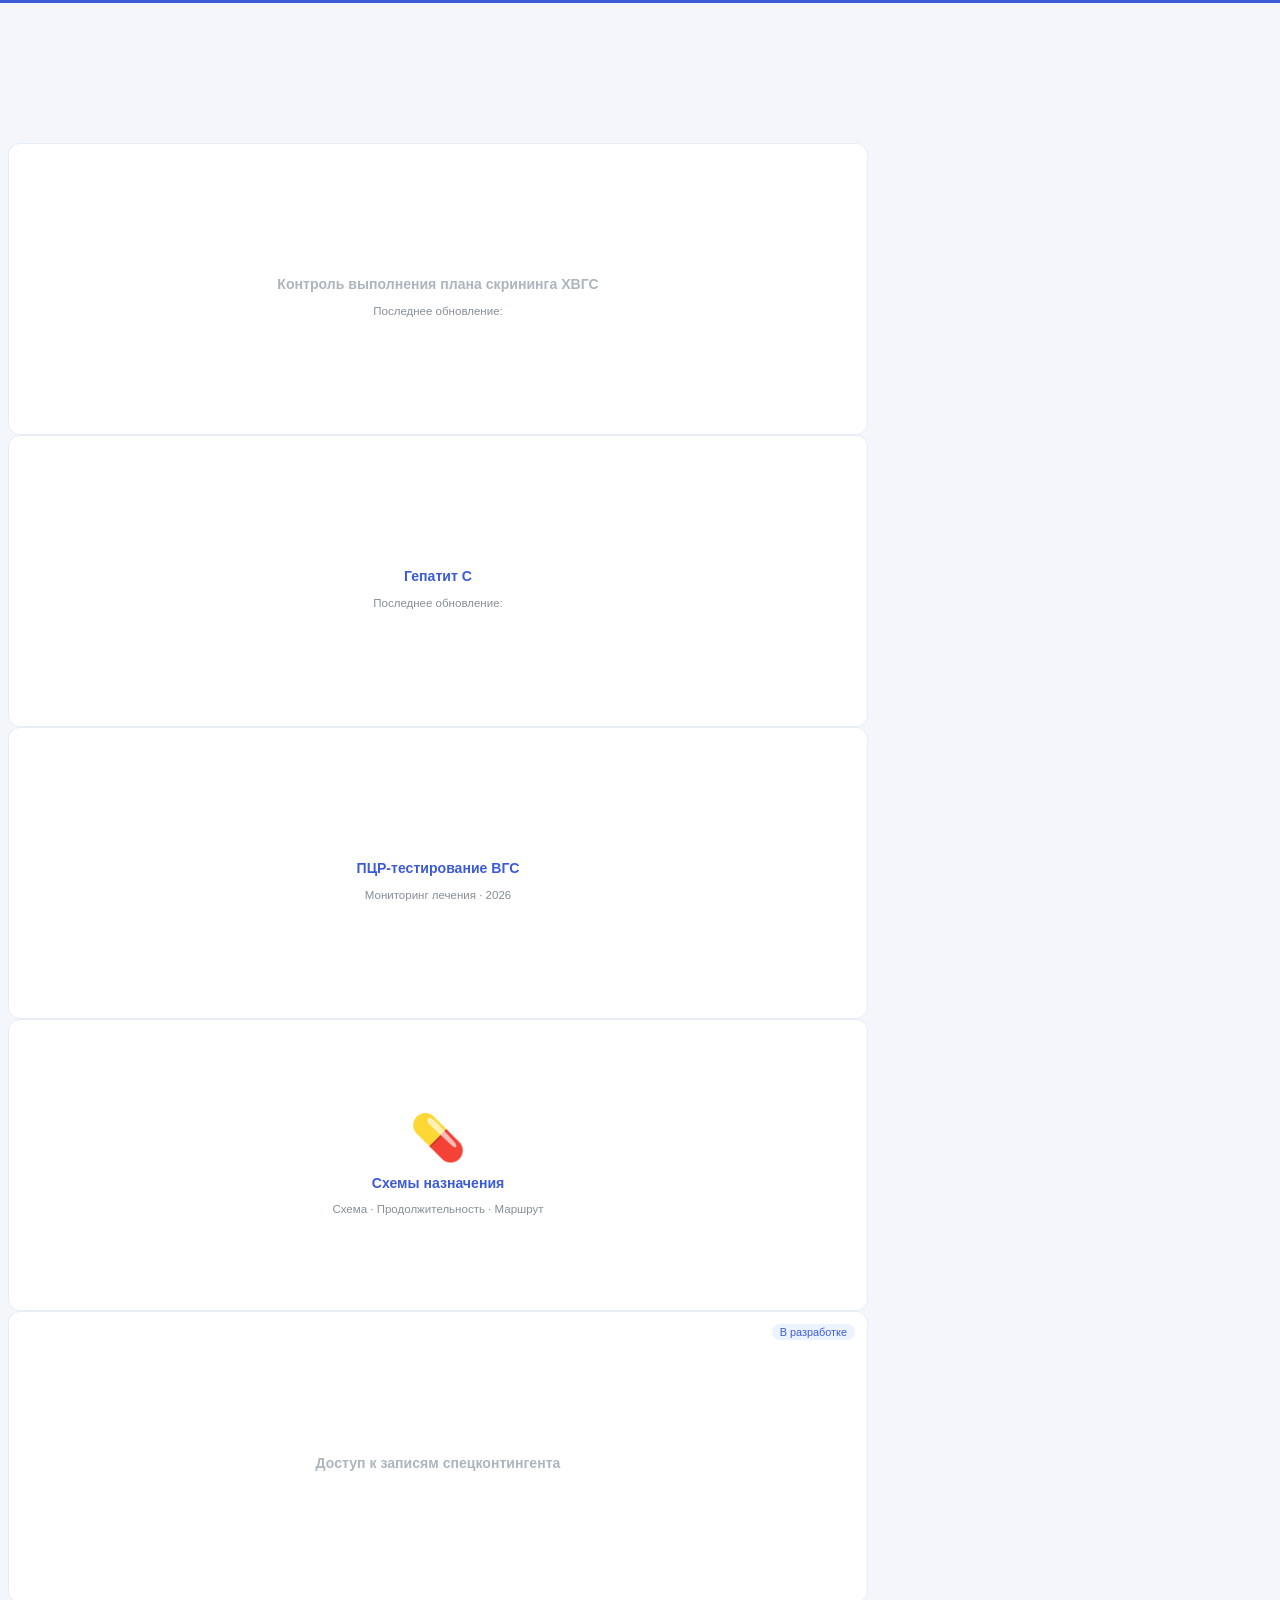
<file: src/main/resources/templates/home.html>
<!DOCTYPE html>
<html lang="ru" xmlns:th="http://www.thymeleaf.org">
<head>
    <meta charset="UTF-8">
    <title>Главная</title>
    <script>try{document.documentElement.setAttribute('data-theme',localStorage.getItem('emias-theme')||'light')}catch(e){}</script>
    <link rel="icon" href="data:image/svg+xml,<svg xmlns='http://www.w3.org/2000/svg' viewBox='0 0 32 32'><rect width='32' height='32' rx='6' fill='%233B5BD8'/><rect x='4' y='18' width='6' height='10' rx='1' fill='white'/><rect x='13' y='10' width='6' height='18' rx='1' fill='white'/><rect x='22' y='6' width='6' height='22' rx='1' fill='white'/></svg>">
    <link th:href="${basePath + '/css/fonts.css'}" rel="stylesheet">
    <link th:href="${basePath + '/css/bootstrap.min.css'}" rel="stylesheet">
    <link th:href="${basePath + '/css/bootstrap-icons.css'}" rel="stylesheet">
    <style>
        :root {
            --emias-blue:    #3B5BD8;
            --emias-blue-lt: #EDF2FF;
            --emias-border:  #E8ECF5;
            --emias-bg:      #F4F6FB;
            --emias-text:    #1A1A2E;
            --emias-muted:   #868E96;
        }

        body {
            background-color: var(--emias-bg);
            font-family: 'Inter', sans-serif;
            color: var(--emias-text);
        }
        body::before {
            content: '';
            display: block;
            position: fixed;
            top: 0; left: 0; right: 0;
            height: 3px;
            background: var(--emias-blue);
            z-index: 9999;
        }

        .tile-card {
            background: white;
            border-radius: 12px;
            padding: 40px 24px;
            text-align: center;
            height: 210px;
            display: flex;
            flex-direction: column;
            align-items: center;
            justify-content: center;
            position: relative;
            border: 1px solid var(--emias-border);
        }
        .tile-active {
            color: var(--emias-blue);
            text-decoration: none;
            transition: border-color 0.15s, background 0.15s;
        }
        .tile-active:hover {
            border-color: var(--emias-blue);
            background: var(--emias-blue-lt);
            color: var(--emias-blue);
        }
        .tile-disabled { color: #ADB5BD; }
        .tile-icon {
            font-size: 2.8rem;
            margin-bottom: 14px;
            line-height: 1;
        }
        .tile-title {
            font-size: 0.88rem;
            font-weight: 600;
            line-height: 1.4;
        }
        .tile-badge {
            position: absolute;
            top: 12px;
            right: 12px;
            font-size: 0.68rem;
            padding: 2px 8px;
            border-radius: 20px;
            background: var(--emias-blue-lt);
            color: var(--emias-blue);
            font-weight: 500;
        }
        .btn-admin {
            color: var(--emias-muted);
            font-size: 0.8rem;
            font-weight: 500;
            text-decoration: none;
            background: none;
            border: none;
            padding: 0;
            cursor: pointer;
        }
        .btn-admin:hover { color: var(--emias-blue); text-decoration: none; }

        .theme-btn {
            color: var(--emias-muted);
            font-size: 0.85rem;
            background: none;
            border: none;
            padding: 0;
            cursor: pointer;
            line-height: 1;
            vertical-align: middle;
        }
        .theme-btn:hover { color: var(--emias-blue); }

        /* Чипы истории загрузок */
        .date-chip {
            display: inline-block;
            padding: 4px 14px;
            border-radius: 20px;
            border: 1px solid var(--emias-border);
            background: #fff;
            color: var(--emias-muted);
            font-size: 0.75rem;
            text-decoration: none;
            transition: border-color 0.15s, color 0.15s, background 0.15s;
            white-space: nowrap;
        }
        .date-chip:hover { border-color: var(--emias-blue); color: var(--emias-blue); }
        .date-chip.active { border-color: var(--emias-blue); color: var(--emias-blue); background: var(--emias-blue-lt); }
        html[data-theme="dark"] .date-chip { background: #161B22; border-color: #21262D; color: #6A7280; }
        html[data-theme="dark"] .date-chip:hover { border-color: var(--emias-blue); color: var(--emias-blue); }
        html[data-theme="dark"] .date-chip.active { background: #141D35; border-color: var(--emias-blue); color: var(--emias-blue); }

        /* ═══ Ночная тема ═══ */
        html[data-theme="dark"] {
            --emias-bg:      #0D1117;
            --emias-text:    #C9D1D9;
            --emias-border:  #21262D;
            --emias-muted:   #6A7280;
            --emias-blue-lt: #141D35;
        }
        html[data-theme="dark"] body        { background: var(--emias-bg); color: var(--emias-text); }
        html[data-theme="dark"] .tile-card  { background: #161B22; border-color: var(--emias-border); }
        html[data-theme="dark"] .tile-active { color: var(--emias-blue); }
        html[data-theme="dark"] .tile-active:hover { background: var(--emias-blue-lt); border-color: var(--emias-blue); }
        html[data-theme="dark"] .tile-disabled { color: #3A3F4A; }
        html[data-theme="dark"] .tile-badge { background: var(--emias-blue-lt); color: var(--emias-blue); }
        html[data-theme="dark"] .btn-admin  { color: var(--emias-muted); }
        html[data-theme="dark"] .btn-admin:hover  { color: var(--emias-blue); }
        html[data-theme="dark"] .theme-btn  { color: var(--emias-muted); }
        html[data-theme="dark"] .theme-btn:hover  { color: var(--emias-blue); }
    </style>
</head>
<body>

<div class="container" style="max-width: 860px; padding-top: 15vh;">

    <div class="row g-3 justify-content-center">

        <!-- Плитка 1 — активная -->
        <div class="col-md-4 col-sm-6">
            <div class="tile-card tile-disabled d-flex">
                <div class="tile-icon"><i class="bi bi-clipboard2-pulse-fill"></i></div>
                <div class="tile-title" th:text="${tile1Name}">Контроль выполнения плана скрининга ХВГС</div>
                <div th:if="${lastUploadDate}" style="font-size: 0.72rem; margin-top: 10px; color: var(--emias-muted); font-weight: 400;">
                    Последнее обновление: <span th:text="${lastUploadDate}"></span>
                </div>
            </div>
        </div>

        <!-- Плитка 2 — Гепатит С -->
        <div class="col-md-4 col-sm-6">
            <a th:href="${basePath + '/hepatitis'}" class="tile-card tile-active d-flex">
                <div class="tile-icon"><i class="bi bi-virus2"></i></div>
                <div class="tile-title" th:text="${tile2Name}">Гепатит С</div>
                <div th:if="${lastUploadDate}" style="font-size: 0.72rem; margin-top: 10px; color: var(--emias-muted); font-weight: 400;">
                    Последнее обновление: <span th:text="${lastUploadDate}"></span>
                </div>
            </a>
        </div>

        <!-- Плитка 3 — ПЦР дашборд -->
        <div class="col-md-4 col-sm-6">
            <a th:href="${basePath + '/pcr-dashboard'}" class="tile-card tile-active d-flex">
                <div class="tile-icon"><i class="bi bi-virus"></i></div>
                <div class="tile-title">ПЦР-тестирование ВГС</div>
                <div style="font-size: 0.72rem; margin-top: 10px; color: var(--emias-muted); font-weight: 400;">
                    Мониторинг лечения · 2026
                </div>
            </a>
        </div>

        <!-- Плитка 4 — Схемы назначения -->
        <div class="col-md-4 col-sm-6">
            <a th:href="${basePath + '/scheme-dashboard'}" class="tile-card tile-active d-flex">
                <div class="tile-icon">💊</div>
                <div class="tile-title">Схемы назначения</div>
                <div style="font-size: 0.72rem; margin-top: 10px; color: var(--emias-muted); font-weight: 400;">
                    Схема · Продолжительность · Маршрут
                </div>
            </a>
        </div>

        <!-- Плитка 5 — в разработке -->
        <div class="col-md-4 col-sm-6">
            <div class="tile-card tile-disabled">
                <span class="tile-badge">В разработке</span>
                <div class="tile-icon"><i class="bi bi-shield-lock-fill"></i></div>
                <div class="tile-title" th:text="${tile3Name}">Доступ к записям спецконтингента</div>
            </div>
        </div>

    </div>


    <div class="text-center mt-4" style="display: flex; align-items: center; justify-content: center; gap: 16px;">
        <a th:href="${basePath + '/admin'}" class="btn-admin">Панель администратора</a>
        <button class="theme-btn" onclick="toggleTheme()" title="Сменить тему">
            <i id="theme-icon" class="bi bi-moon-stars-fill"></i>
        </button>
    </div>
</div>

<script>
    function applyTheme(theme) {
        document.documentElement.setAttribute('data-theme', theme);
        try { localStorage.setItem('emias-theme', theme); } catch(e) {}
        const icon = document.getElementById('theme-icon');
        if (icon) icon.className = theme === 'dark' ? 'bi bi-sun-fill' : 'bi bi-moon-stars-fill';
    }
    function toggleTheme() {
        const cur = document.documentElement.getAttribute('data-theme') || 'light';
        applyTheme(cur === 'dark' ? 'light' : 'dark');
    }
    applyTheme(document.documentElement.getAttribute('data-theme') || 'light');
</script>

</body>
</html>
</file>
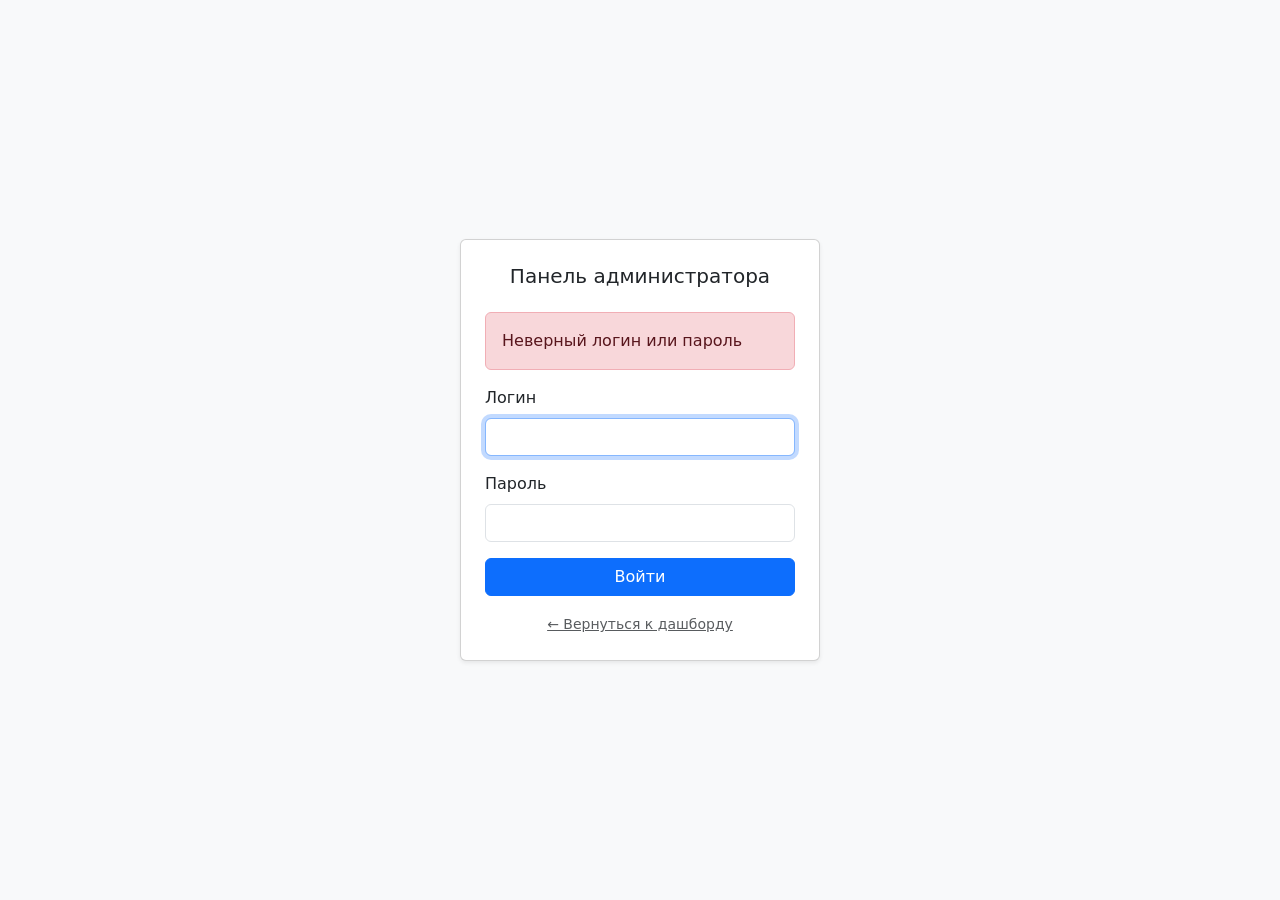
<file: src/main/resources/templates/login.html>
<!DOCTYPE html>
<html lang="ru" xmlns:th="http://www.thymeleaf.org">
<head>
    <meta charset="UTF-8">
    <title>Панель администратора</title>
    <link href="https://cdn.jsdelivr.net/npm/bootstrap@5.3.0/dist/css/bootstrap.min.css" rel="stylesheet">
</head>
<body class="bg-light">

<!-- Центрируем форму по вертикали и горизонтали -->
<div class="container d-flex justify-content-center align-items-center" style="min-height: 100vh;">
    <div class="card shadow-sm" style="width: 360px;">
        <div class="card-body p-4">
            <h5 class="card-title mb-4 text-center">Панель администратора</h5>

            <!-- Показываем ошибку если Spring Security передал ?error в URL -->
            <div th:if="${param.error}" class="alert alert-danger">
                Неверный логин или пароль
            </div>

            <!--
                th:action="@{/login}" — Thymeleaf подставит правильный URL и добавит CSRF-токен.
                Spring Security сам обработает POST на /login и проверит логин/пароль.
            -->
            <form th:action="${basePath + '/login'}" method="post">
                <div class="mb-3">
                    <label class="form-label">Логин</label>
                    <!-- name="username" — обязательно, Spring Security ожидает именно это имя -->
                    <input type="text" name="username" class="form-control" autofocus>
                </div>
                <div class="mb-3">
                    <label class="form-label">Пароль</label>
                    <!-- name="password" — обязательно, Spring Security ожидает именно это имя -->
                    <input type="password" name="password" class="form-control">
                </div>
                <button type="submit" class="btn btn-primary w-100">Войти</button>
            </form>

            <div class="mt-3 text-center">
                <a th:href="${basePath + '/'}" class="text-muted small">← Вернуться к дашборду</a>
            </div>
        </div>
    </div>
</div>

</body>
</html>
</file>
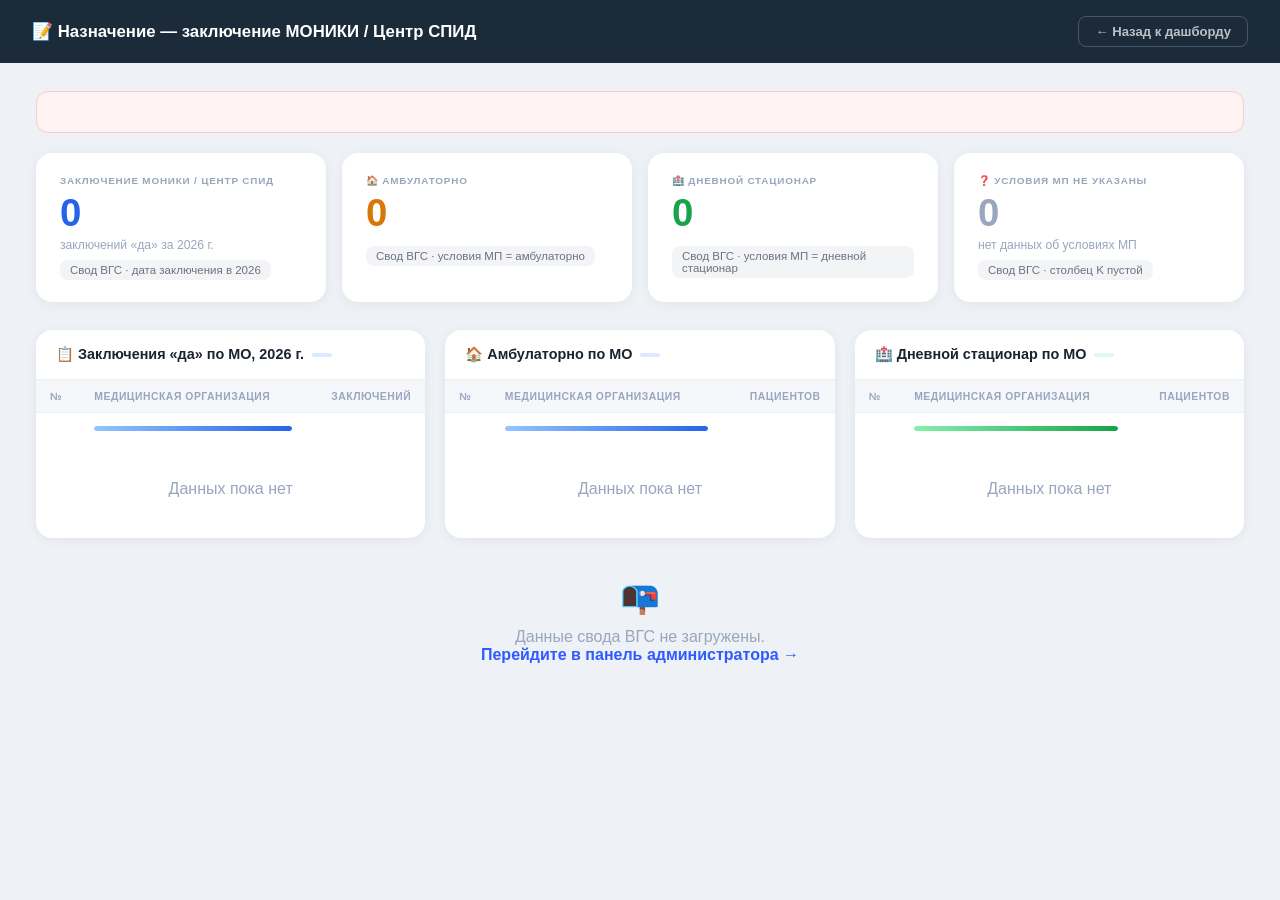
<file: src/main/resources/templates/naznachenie.html>
<!DOCTYPE html>
<html lang="ru" xmlns:th="http://www.thymeleaf.org">
<head>
    <meta charset="UTF-8">
    <title>Назначение — Гепатит С</title>
    <script>try{document.documentElement.setAttribute('data-theme',localStorage.getItem('emias-theme')||'light')}catch(e){}</script>
    <link th:href="${basePath + '/css/fonts.css'}" rel="stylesheet">
    <link th:href="${basePath + '/css/bootstrap.min.css'}" rel="stylesheet">
    <link th:href="${basePath + '/css/bootstrap-icons.css'}" rel="stylesheet">
    <style>
        *{box-sizing:border-box;margin:0;padding:0;}
        body{font-family:'Inter',sans-serif;background:#EEF1F6;color:#1A2332;min-height:100vh;}

        .top-bar{background:#1C2B3A;padding:16px 32px;display:flex;align-items:center;justify-content:space-between;position:sticky;top:0;z-index:100;}
        .title{font-size:1.05rem;font-weight:700;color:#fff;display:flex;align-items:center;gap:10px;}
        .back-btn{font-size:.82rem;font-weight:600;color:rgba(255,255,255,.7);padding:7px 16px;border-radius:8px;border:1px solid rgba(255,255,255,.2);text-decoration:none;transition:all .15s;}
        .back-btn:hover{background:rgba(255,255,255,.1);color:#fff;}

        .content{padding:28px 36px;}

        .kpi-grid{display:grid;grid-template-columns:repeat(4,1fr);gap:16px;margin-bottom:28px;}
        @media(max-width:1100px){.kpi-grid{grid-template-columns:repeat(2,1fr);}}
        .kpi-card{background:#fff;border-radius:16px;padding:22px 24px;box-shadow:0 2px 12px rgba(0,0,0,.06);}
        .kpi-label{font-size:.62rem;font-weight:700;text-transform:uppercase;letter-spacing:.08em;color:#9AA5BE;margin-bottom:8px;}
        .kpi-value{font-size:2.4rem;font-weight:800;line-height:1;letter-spacing:-.03em;color:#1A2332;}
        .kpi-value.blue{color:#2563EB;}
        .kpi-value.green{color:#16A34A;}
        .kpi-value.red{color:#DC2626;}
        .kpi-sub{font-size:.76rem;color:#9AA5BE;margin-top:6px;}

        .source-note{font-size:.72rem;color:#6B7280;background:#F3F4F6;border-radius:8px;padding:4px 10px;display:inline-block;margin-top:8px;}

        .section-hd{display:flex;align-items:center;justify-content:space-between;margin-bottom:14px;}
        .section-title{font-size:1.1rem;font-weight:700;color:#1A2332;}

        .tables-grid{display:grid;grid-template-columns:1fr 1fr;gap:20px;}
        @media(max-width:900px){.tables-grid{grid-template-columns:1fr;}}

        .table-card{background:#fff;border-radius:16px;box-shadow:0 2px 12px rgba(0,0,0,.06);overflow:hidden;}
        .table-hd{padding:16px 20px;border-bottom:2px solid #EEF1F6;font-size:.9rem;font-weight:700;color:#1A2332;display:flex;align-items:center;gap:8px;}
        .table-hd .badge{font-size:.7rem;padding:2px 10px;border-radius:20px;font-weight:700;}
        .badge-blue{background:#DBEAFE;color:#1D4ED8;}
        .badge-green{background:#DCFCE7;color:#15803D;}
        table{width:100%;border-collapse:collapse;font-size:.82rem;}
        th{background:#F5F7FB;color:#9AA5BE;font-size:.65rem;text-transform:uppercase;letter-spacing:.05em;font-weight:700;padding:10px 14px;border-bottom:1px solid #EEF1F6;text-align:left;}
        th.right{text-align:right;}
        td{padding:9px 14px;border-bottom:1px solid #EEF1F6;vertical-align:middle;}
        tr:last-child td{border-bottom:none;}
        tr:hover td{background:#F9FAFB;}
        .num{font-weight:700;text-align:right;font-size:1rem;}
        .num.blue{color:#2563EB;}
        .num.green{color:#16A34A;}

        .bar-wrap{width:100%;height:5px;background:#EEF1F6;border-radius:99px;margin-top:4px;overflow:hidden;}
        .bar-fill{height:100%;border-radius:99px;}
        .bar-fill.blue{background:linear-gradient(90deg,#93C5FD,#2563EB);}
        .bar-fill.green{background:linear-gradient(90deg,#86EFAC,#16A34A);}

        .no-data{text-align:center;padding:40px;color:#9AA5BE;}
        .error-box{background:#FEF2F2;border:1px solid #FECACA;border-radius:12px;padding:20px 24px;color:#991B1B;}
    </style>
</head>
<body>

<div class="top-bar">
    <div class="title">📝 Назначение — заключение МОНИКИ / Центр СПИД</div>
    <a th:href="${basePath + '/hepatitis'}" class="back-btn">← Назад к дашборду</a>
</div>

<div class="content">

    <div class="error-box" th:if="${error}" th:text="${error}" style="margin-bottom:20px;"></div>

    <th:block th:if="${nazn != null}">

        <!-- KPI плитки -->
        <div class="kpi-grid">

            <!-- Всего заключений за 2026 -->
            <div class="kpi-card">
                <div class="kpi-label">Заключение МОНИКИ / Центр СПИД</div>
                <div class="kpi-value blue" th:text="${#numbers.formatInteger(nazn.totalDa,0,'DEFAULT')}">0</div>
                <div class="kpi-sub">заключений «да» за 2026 г.</div>
                <div class="source-note">Свод ВГС · дата заключения в 2026</div>
            </div>

            <!-- Амбулаторно -->
            <div class="kpi-card">
                <div class="kpi-label">🏠 Амбулаторно</div>
                <div class="kpi-value" style="color:#D97706;" th:text="${#numbers.formatInteger(nazn.ambCount,0,'DEFAULT')}">0</div>
                <div class="kpi-sub"
                     th:text="${nazn.totalDa > 0 ? #numbers.formatDecimal(nazn.ambCount * 100.0 / nazn.totalDa, 1, 1) : '0'} + '% от заключений «да»'"></div>
                <div class="source-note">Свод ВГС · условия МП = амбулаторно</div>
            </div>

            <!-- Дневной стационар -->
            <div class="kpi-card">
                <div class="kpi-label">🏥 Дневной стационар</div>
                <div class="kpi-value green" th:text="${#numbers.formatInteger(nazn.dsCount,0,'DEFAULT')}">0</div>
                <div class="kpi-sub"
                     th:text="${nazn.totalDa > 0 ? #numbers.formatDecimal(nazn.dsCount * 100.0 / nazn.totalDa, 1, 1) : '0'} + '% от заключений «да»'"></div>
                <div class="source-note">Свод ВГС · условия МП = дневной стационар</div>
            </div>

            <!-- Без условий МП -->
            <div class="kpi-card">
                <div class="kpi-label">❓ Условия МП не указаны</div>
                <div class="kpi-value" style="color:#9AA5BE;"
                     th:text="${#numbers.formatInteger(nazn.totalDa - nazn.ambCount - nazn.dsCount,0,'DEFAULT')}">0</div>
                <div class="kpi-sub">нет данных об условиях МП</div>
                <div class="source-note">Свод ВГС · столбец K пустой</div>
            </div>

        </div>

        <!-- Три таблицы рядом -->
        <div class="tables-grid" style="grid-template-columns:1fr 1fr 1fr;">

            <!-- Таблица 1: все заключения «да» по МО -->
            <div class="table-card">
                <div class="table-hd">
                    📋 Заключения «да» по МО, 2026 г.
                    <span class="badge badge-blue" th:text="${#numbers.formatInteger(nazn.totalDa,0,'DEFAULT')} + ' всего'"></span>
                </div>
                <div style="max-height:520px;overflow-y:auto;scrollbar-width:thin;">
                    <table th:if="${!nazn.byTerritory.isEmpty()}">
                        <thead>
                            <tr>
                                <th>№</th>
                                <th>Медицинская организация</th>
                                <th class="right">Заключений</th>
                            </tr>
                        </thead>
                        <tbody>
                            <tr th:each="entry, i : ${nazn.byTerritory}">
                                <td style="color:#9AA5BE;font-size:.75rem;" th:text="${i.count}"></td>
                                <td>
                                    <div th:text="${entry.key}"></div>
                                    <div class="bar-wrap">
                                        <div class="bar-fill blue"
                                             th:style="'width:' + ${nazn.byTerritory.values().iterator().next() > 0 ? entry.value * 100 / nazn.byTerritory.values().iterator().next() : 0} + '%'"></div>
                                    </div>
                                </td>
                                <td class="num blue" th:text="${entry.value}"></td>
                            </tr>
                        </tbody>
                    </table>
                    <div class="no-data" th:if="${nazn.byTerritory.isEmpty()}">Данных пока нет</div>
                </div>
            </div>

            <!-- Таблица 2: амбулаторно по МО -->
            <div class="table-card">
                <div class="table-hd">
                    🏠 Амбулаторно по МО
                    <span class="badge badge-blue" th:text="${#numbers.formatInteger(nazn.ambCount,0,'DEFAULT')} + ' всего'"></span>
                </div>
                <div style="max-height:520px;overflow-y:auto;scrollbar-width:thin;">
                    <table th:if="${!nazn.byTerritoryAmb.isEmpty()}">
                        <thead>
                            <tr>
                                <th>№</th>
                                <th>Медицинская организация</th>
                                <th class="right">Пациентов</th>
                            </tr>
                        </thead>
                        <tbody>
                            <tr th:each="entry, i : ${nazn.byTerritoryAmb}">
                                <td style="color:#9AA5BE;font-size:.75rem;" th:text="${i.count}"></td>
                                <td>
                                    <div th:text="${entry.key}"></div>
                                    <div class="bar-wrap">
                                        <div class="bar-fill blue"
                                             th:style="'width:' + ${nazn.byTerritoryAmb.values().iterator().next() > 0 ? entry.value * 100 / nazn.byTerritoryAmb.values().iterator().next() : 0} + '%'"></div>
                                    </div>
                                </td>
                                <td class="num blue" th:text="${entry.value}"></td>
                            </tr>
                        </tbody>
                    </table>
                    <div class="no-data" th:if="${nazn.byTerritoryAmb.isEmpty()}">Данных пока нет</div>
                </div>
            </div>

            <!-- Таблица 3: дневной стационар по МО -->
            <div class="table-card">
                <div class="table-hd">
                    🏥 Дневной стационар по МО
                    <span class="badge badge-green" th:text="${#numbers.formatInteger(nazn.dsCount,0,'DEFAULT')} + ' всего'"></span>
                </div>
                <div style="max-height:520px;overflow-y:auto;scrollbar-width:thin;">
                    <table th:if="${!nazn.byTerritoryDs.isEmpty()}">
                        <thead>
                            <tr>
                                <th>№</th>
                                <th>Медицинская организация</th>
                                <th class="right">Пациентов</th>
                            </tr>
                        </thead>
                        <tbody>
                            <tr th:each="entry, i : ${nazn.byTerritoryDs}">
                                <td style="color:#9AA5BE;font-size:.75rem;" th:text="${i.count}"></td>
                                <td>
                                    <div th:text="${entry.key}"></div>
                                    <div class="bar-wrap">
                                        <div class="bar-fill green"
                                             th:style="'width:' + ${nazn.byTerritoryDs.values().iterator().next() > 0 ? entry.value * 100 / nazn.byTerritoryDs.values().iterator().next() : 0} + '%'"></div>
                                    </div>
                                </td>
                                <td class="num green" th:text="${entry.value}"></td>
                            </tr>
                        </tbody>
                    </table>
                    <div class="no-data" th:if="${nazn.byTerritoryDs.isEmpty()}">Данных пока нет</div>
                </div>
            </div>

        </div>

    </th:block>

    <th:block th:unless="${nazn != null}">
        <div class="no-data">
            <div style="font-size:2rem;margin-bottom:12px;">📭</div>
            Данные свода ВГС не загружены.<br>
            <a th:href="${basePath + '/admin'}" style="color:#2E5BFF;font-weight:600;">Перейдите в панель администратора →</a>
        </div>
    </th:block>

</div>

<script th:src="${basePath + '/js/bootstrap.bundle.min.js'}"></script>
</body>
</html>
</file>
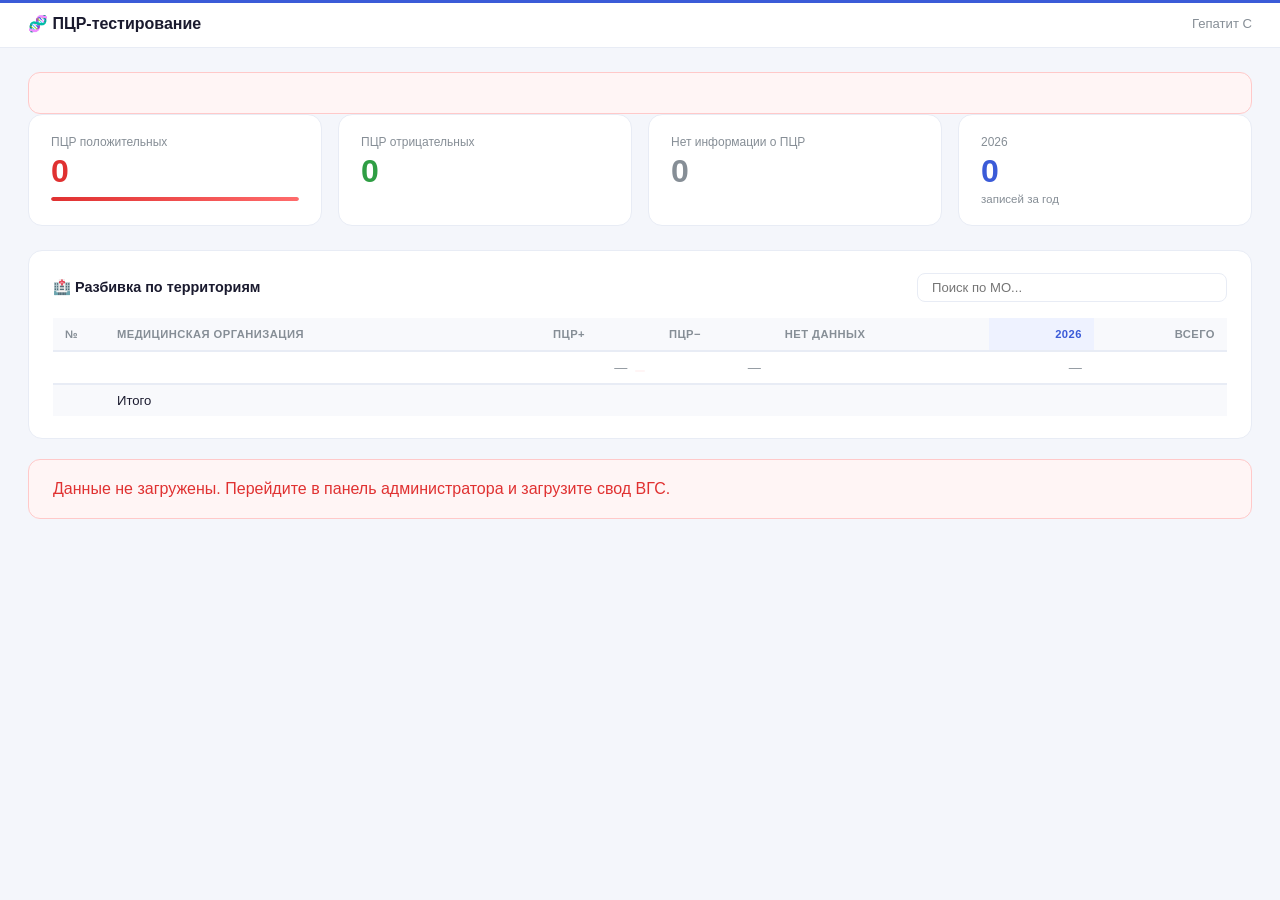
<file: src/main/resources/templates/pcr-dashboard.html>
<!DOCTYPE html>
<html lang="ru" xmlns:th="http://www.thymeleaf.org">
<head>
    <meta charset="UTF-8">
    <title>ПЦР — дашборд</title>
    <script>try{document.documentElement.setAttribute('data-theme',localStorage.getItem('emias-theme')||'light')}catch(e){}</script>
    <link th:href="${basePath + '/css/fonts.css'}" rel="stylesheet">
    <link th:href="${basePath + '/css/bootstrap.min.css'}" rel="stylesheet">
    <link th:href="${basePath + '/css/bootstrap-icons.css'}" rel="stylesheet">
    <style>
        :root {
            --emias-blue:    #3B5BD8;
            --emias-border:  #E8ECF5;
            --emias-bg:      #F4F6FB;
            --emias-text:    #1A1A2E;
            --emias-muted:   #868E96;
            --emias-success: #2F9E44;
            --emias-danger:  #E03131;
            --emias-warning: #F59F00;
        }
        body { background: var(--emias-bg); font-family: 'Inter', sans-serif; color: var(--emias-text); margin:0; }
        body::before { content:''; display:block; position:fixed; top:0;left:0;right:0; height:3px; background:var(--emias-blue); z-index:9999; }

        /* Шапка */
        .top-bar { background:#fff; border-bottom:1px solid var(--emias-border); padding:14px 28px; display:flex; align-items:center; justify-content:space-between; position:sticky; top:0; z-index:100; }
        .top-bar .title { font-size:1rem; font-weight:700; display:flex; align-items:center; gap:10px; }
        .badge-year { background:var(--emias-blue); color:#fff; font-size:.7rem; padding:2px 8px; border-radius:20px; font-weight:600; }
        .back-btn { font-size:.82rem; color:var(--emias-muted); text-decoration:none; display:flex; align-items:center; gap:4px; }
        .back-btn:hover { color:var(--emias-blue); }

        .page-body { padding:24px 28px; max-width:1500px; margin:0 auto; }

        /* KPI */
        .kpi-grid { display:grid; grid-template-columns:repeat(auto-fit,minmax(190px,1fr)); gap:16px; margin-bottom:24px; }
        .kpi-card { background:#fff; border-radius:14px; padding:20px 22px; border:1px solid var(--emias-border); }
        .kpi-label { font-size:.75rem; color:var(--emias-muted); font-weight:500; margin-bottom:6px; }
        .kpi-value { font-size:2rem; font-weight:800; letter-spacing:-.03em; line-height:1; color:var(--emias-blue); }
        .kpi-value.green  { color:var(--emias-success); }
        .kpi-value.red    { color:var(--emias-danger); }
        .kpi-value.gray   { color:var(--emias-muted); }
        .kpi-sub { font-size:.72rem; color:var(--emias-muted); margin-top:6px; }
        .kpi-bar  { height:4px; background:#E8ECF5; border-radius:2px; margin-top:10px; overflow:hidden; }
        .kpi-fill-pos { height:100%; border-radius:2px; background:linear-gradient(90deg,#E03131,#FF6B6B); }

        /* Секция */
        .section-box { background:#fff; border-radius:14px; border:1px solid var(--emias-border); padding:22px 24px; margin-bottom:20px; }
        .section-title { font-size:.9rem; font-weight:700; margin-bottom:16px; display:flex; align-items:center; gap:8px; }

        /* Таблица */
        .pcr-table { width:100%; border-collapse:collapse; font-size:.82rem; }
        .pcr-table th {
            background:#F8F9FC; color:var(--emias-muted); font-weight:600; font-size:.7rem;
            text-transform:uppercase; letter-spacing:.04em; padding:10px 12px;
            border-bottom:2px solid var(--emias-border); text-align:right; white-space:nowrap;
        }
        .pcr-table th.left { text-align:left; }
        .pcr-table th.year-col { background:#EEF2FF; color:var(--emias-blue); }
        .pcr-table td { padding:8px 12px; border-bottom:1px solid var(--emias-border); text-align:right; vertical-align:middle; }
        .pcr-table td.left { text-align:left; font-weight:500; }
        .pcr-table tr:hover td { background:#F8F9FC; }
        .pcr-table tr:last-child td { border-bottom:none; }
        .pcr-table tfoot td { font-weight:700; background:#F8F9FC; border-top:2px solid var(--emias-border); }

        .num-pos  { color:var(--emias-danger); font-weight:700; }
        .num-neg  { color:var(--emias-success); font-weight:600; }
        .num-gray { color:var(--emias-muted); }
        .num-year { color:var(--emias-blue); font-weight:600; }
        .num-total { font-weight:700; }

        .pct-badge { display:inline-block; background:#FFF5F5; color:var(--emias-danger); font-size:.68rem; border-radius:4px; padding:1px 5px; margin-left:4px; font-weight:600; }

        .mo-num { color:var(--emias-muted); font-size:.72rem; width:28px; text-align:center; }

        .error-box { background:#FFF5F5; border:1px solid #FFC9C9; border-radius:12px; padding:20px 24px; color:var(--emias-danger); }

        /* Поиск */
        .search-input { border:1px solid var(--emias-border); border-radius:8px; padding:6px 14px; font-size:.82rem; width:280px; outline:none; }
        .search-input:focus { border-color:var(--emias-blue); }
    </style>
</head>
<body>

<div class="top-bar">
    <div class="title">
        🧬 ПЦР-тестирование
    </div>
    <a th:href="${basePath + '/hepatitis'}" class="back-btn">
        <i class="bi bi-arrow-left"></i> Гепатит С
    </a>
</div>

<div class="page-body">

    <div th:if="${error}" class="error-box" th:text="${error}"></div>

    <th:block th:if="${stats != null}">

    <!-- KPI -->
    <div class="kpi-grid">
        <div class="kpi-card">
            <div class="kpi-label">ПЦР положительных</div>
            <div class="kpi-value red" th:text="${#numbers.formatInteger(stats.totalPositive,0,'DEFAULT')}">0</div>
            <div class="kpi-sub" th:text="${stats.positivePct()} + '% от всех'"></div>
            <div class="kpi-bar"><div class="kpi-fill-pos" th:style="'width:'+${stats.positivePct()}+'%'"></div></div>
        </div>
        <div class="kpi-card">
            <div class="kpi-label">ПЦР отрицательных</div>
            <div class="kpi-value green" th:text="${#numbers.formatInteger(stats.totalNegative,0,'DEFAULT')}">0</div>
            <div class="kpi-sub" th:text="${stats.totalAll > 0 ? stats.totalNegative * 100 / stats.totalAll : 0} + '% от всех'"></div>
        </div>
        <div class="kpi-card">
            <div class="kpi-label">Нет информации о ПЦР</div>
            <div class="kpi-value gray" th:text="${#numbers.formatInteger(stats.totalNoInfo,0,'DEFAULT')}">0</div>
            <div class="kpi-sub" th:text="${stats.totalAll > 0 ? stats.totalNoInfo * 100 / stats.totalAll : 0} + '% от всех'"></div>
        </div>
        <!-- Только 2026 -->
        <div th:if="${stats.totalByYear != null and stats.totalByYear['2026'] != null}" class="kpi-card">
            <div class="kpi-label">2026</div>
            <div class="kpi-value" th:text="${#numbers.formatInteger(stats.totalByYear['2026'],0,'DEFAULT')}">0</div>
            <div class="kpi-sub">записей за год</div>
        </div>
    </div>

    <!-- Таблица по территориям -->
    <div class="section-box">
        <div class="section-title" style="justify-content:space-between;">
            <span>🏥 Разбивка по территориям</span>
            <input class="search-input" type="text" placeholder="Поиск по МО..." id="moSearch" oninput="filterTable()">
        </div>
        <div style="overflow-x:auto;">
            <table class="pcr-table" id="moTable">
                <thead>
                    <tr>
                        <th class="mo-num left">№</th>
                        <th class="left">Медицинская организация</th>
                        <th class="left">ПЦР+</th>
                        <th class="left">ПЦР−</th>
                        <th class="left">Нет данных</th>
                        <!-- Только 2026 -->
                        <th class="year-col">2026</th>
                        <th>Всего</th>
                    </tr>
                </thead>
                <tbody>
                    <tr th:each="row, i : ${stats.rows}">
                        <td class="mo-num" th:text="${i.count}"></td>
                        <td class="left" th:text="${row.territory}"></td>
                        <td>
                            <span class="num-pos" th:if="${row.positive > 0}" th:text="${row.positive}"></span>
                            <span class="num-gray" th:unless="${row.positive > 0}">—</span>
                            <span th:if="${row.positive > 0}" class="pct-badge" th:text="${row.positivePct()}+'%'"></span>
                        </td>
                        <td>
                            <span class="num-neg" th:if="${row.negative > 0}" th:text="${row.negative}"></span>
                            <span class="num-gray" th:unless="${row.negative > 0}">—</span>
                        </td>
                        <td class="num-gray" th:text="${row.noInfo > 0 ? row.noInfo : '—'}"></td>
                        <!-- Только 2026 -->
                        <td>
                            <span class="num-year" th:if="${row.byYear['2026'] != null and row.byYear['2026'] > 0}" th:text="${row.byYear['2026']}"></span>
                            <span class="num-gray" th:unless="${row.byYear['2026'] != null and row.byYear['2026'] > 0}">—</span>
                        </td>
                        <td class="num-total" th:text="${row.total}"></td>
                    </tr>
                </tbody>
                <tfoot>
                    <tr>
                        <td></td>
                        <td class="left">Итого</td>
                        <td class="num-pos" th:text="${stats.totalPositive}"></td>
                        <td class="num-neg" th:text="${stats.totalNegative}"></td>
                        <td class="num-gray" th:text="${stats.totalNoInfo}"></td>
                        <td class="num-year" th:text="${stats.totalByYear['2026'] != null ? stats.totalByYear['2026'] : '—'}"></td>
                        <td class="num-total" th:text="${stats.totalAll}"></td>
                    </tr>
                </tfoot>
            </table>
        </div>
    </div>

    </th:block>

    <th:block th:unless="${stats != null}">
        <div class="error-box">
            Данные не загружены. Перейдите в <a th:href="${basePath + '/admin'}">панель администратора</a> и загрузите свод ВГС.
        </div>
    </th:block>

</div>

<script>
function filterTable() {
    const q = document.getElementById('moSearch').value.toLowerCase();
    const rows = document.querySelectorAll('#moTable tbody tr');
    rows.forEach(row => {
        const name = row.cells[1].textContent.toLowerCase();
        row.style.display = name.includes(q) ? '' : 'none';
    });
}
</script>

<script th:src="${basePath + '/js/bootstrap.bundle.min.js'}"></script>
</body>
</html>
</file>
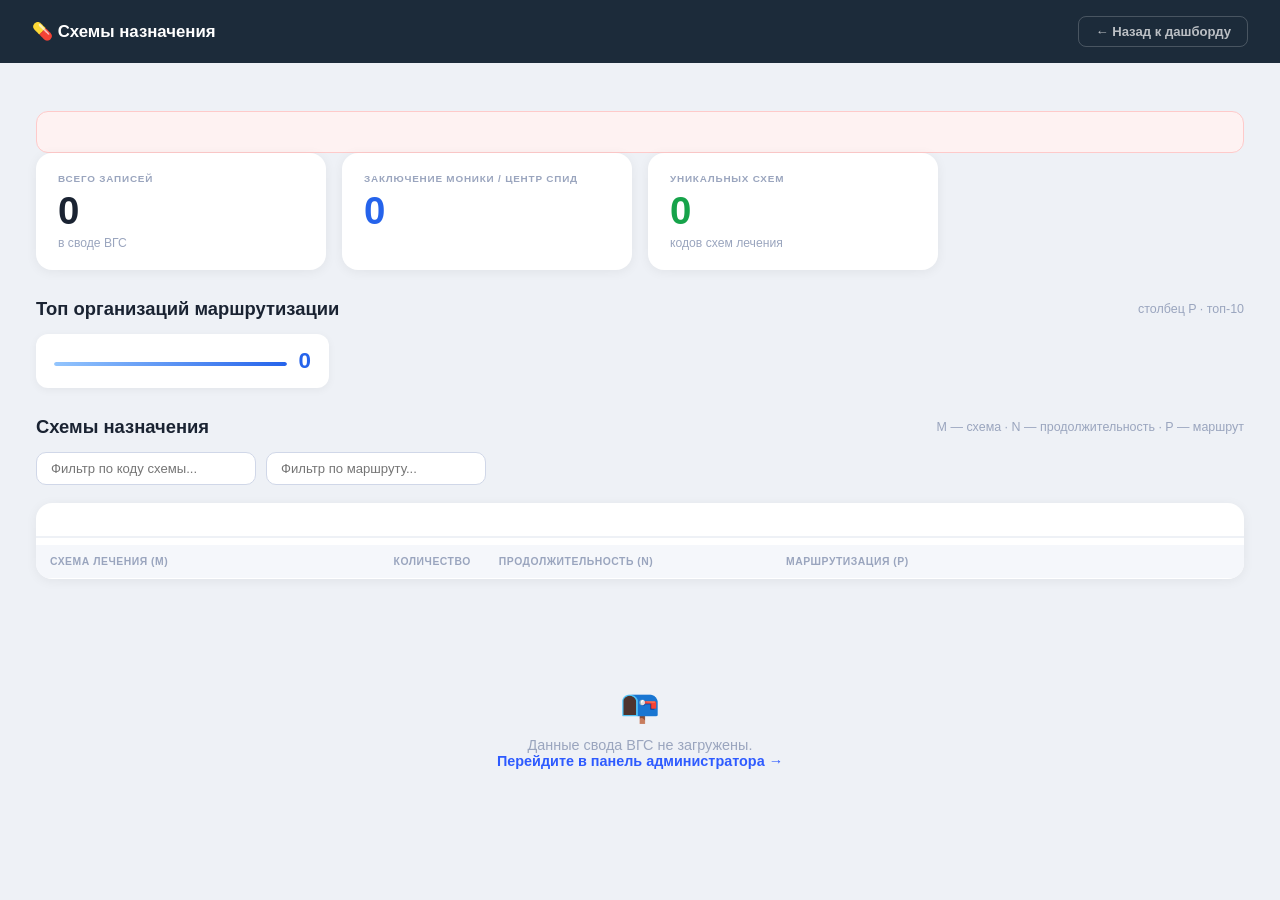
<file: src/main/resources/templates/scheme-dashboard.html>
<!DOCTYPE html>
<html lang="ru" xmlns:th="http://www.thymeleaf.org">
<head>
    <meta charset="UTF-8">
    <title>Схемы назначения — Гепатит С</title>
    <script>try{document.documentElement.setAttribute('data-theme',localStorage.getItem('emias-theme')||'light')}catch(e){}</script>
    <link rel="icon" href="data:image/svg+xml,<svg xmlns='http://www.w3.org/2000/svg' viewBox='0 0 32 32'><rect width='32' height='32' rx='6' fill='%231C3A5E'/><text y='22' x='6' font-size='20'>💊</text></svg>">
    <link th:href="${basePath + '/css/fonts.css'}" rel="stylesheet">
    <link th:href="${basePath + '/css/bootstrap.min.css'}" rel="stylesheet">
    <link th:href="${basePath + '/css/bootstrap-icons.css'}" rel="stylesheet">
    <style>
        *{box-sizing:border-box;margin:0;padding:0;}
        body{font-family:'Inter',sans-serif;background:#EEF1F6;color:#1A2332;min-height:100vh;}

        .top-bar{
            background:#1C2B3A;
            padding:16px 32px;
            display:flex;align-items:center;justify-content:space-between;
            position:sticky;top:0;z-index:100;
        }
        .title{font-size:1.05rem;font-weight:700;color:#fff;display:flex;align-items:center;gap:10px;}
        .back-btn{
            font-size:.82rem;font-weight:600;color:rgba(255,255,255,.7);
            padding:7px 16px;border-radius:8px;border:1px solid rgba(255,255,255,.2);
            text-decoration:none;transition:all .15s;
        }
        .back-btn:hover{background:rgba(255,255,255,.1);color:#fff;}

        .content{padding:28px 36px;}

        /* KPI плитки */
        .kpi-grid{display:grid;grid-template-columns:repeat(4,1fr);gap:16px;margin-bottom:28px;}
        @media(max-width:1100px){.kpi-grid{grid-template-columns:repeat(2,1fr);}}
        .kpi-card{background:#fff;border-radius:16px;padding:20px 22px;box-shadow:0 2px 12px rgba(0,0,0,.06);}
        .kpi-label{font-size:.62rem;font-weight:700;text-transform:uppercase;letter-spacing:.08em;color:#9AA5BE;margin-bottom:8px;}
        .kpi-value{font-size:2.4rem;font-weight:800;line-height:1;letter-spacing:-.03em;color:#1A2332;}
        .kpi-value.blue{color:#2563EB;}
        .kpi-value.green{color:#16A34A;}
        .kpi-value.purple{color:#7C3AED;}
        .kpi-sub{font-size:.76rem;color:#9AA5BE;margin-top:6px;}

        /* Секция */
        .section-hd{display:flex;align-items:center;justify-content:space-between;margin-bottom:14px;}
        .section-title{font-size:1.15rem;font-weight:700;color:#1A2332;font-family:'Plus Jakarta Sans','Inter',sans-serif;}

        /* Таблица схем */
        .table-card{background:#fff;border-radius:16px;box-shadow:0 2px 12px rgba(0,0,0,.06);overflow:hidden;}
        table{width:100%;border-collapse:collapse;font-size:.82rem;}
        thead tr{position:sticky;top:56px;z-index:2;}
        th{
            background:#F5F7FB;color:#9AA5BE;
            font-size:.65rem;text-transform:uppercase;letter-spacing:.05em;font-weight:700;
            padding:11px 14px;border-bottom:2px solid #EEF1F6;white-space:nowrap;
        }
        th.left{text-align:left;}
        th.center{text-align:center;}
        th.right{text-align:right;}
        td{padding:10px 14px;border-bottom:1px solid #EEF1F6;vertical-align:top;}
        tr:last-child td{border-bottom:none;}
        tr:hover td{background:#F9FAFB;}

        .scheme-badge{
            display:inline-block;padding:3px 10px;border-radius:6px;
            background:#EFF6FF;color:#1D4ED8;font-weight:700;font-size:.8rem;
            white-space:nowrap;
        }
        .duration-badge{
            display:inline-block;padding:3px 10px;border-radius:6px;
            background:#F0FDF4;color:#15803D;font-weight:600;font-size:.78rem;
            white-space:nowrap;
        }
        .count-val{font-size:1.1rem;font-weight:800;color:#2563EB;text-align:right;}

        /* Маршруты (chips) */
        .route-chips{display:flex;flex-wrap:wrap;gap:5px;}
        .route-chip{
            display:inline-flex;align-items:center;gap:4px;
            padding:3px 9px;border-radius:20px;
            background:#F5F7FB;border:1px solid #E2E6F0;
            font-size:.72rem;color:#1A2332;white-space:nowrap;
        }
        .route-chip .cnt{
            font-weight:700;color:#2563EB;
            background:#EFF6FF;border-radius:20px;
            padding:1px 6px;font-size:.68rem;
        }

        /* Топ-маршруты */
        .routes-grid{
            display:grid;grid-template-columns:repeat(auto-fill,minmax(280px,1fr));
            gap:12px;margin-bottom:28px;
        }
        .route-card{
            background:#fff;border-radius:12px;padding:14px 18px;
            box-shadow:0 2px 8px rgba(0,0,0,.05);
            display:flex;align-items:center;justify-content:space-between;gap:12px;
        }
        .route-name{font-size:.82rem;font-weight:600;color:#1A2332;flex:1;line-height:1.3;}
        .route-count{font-size:1.4rem;font-weight:800;color:#2563EB;flex-shrink:0;}
        .route-bar-wrap{height:4px;background:#EEF1F6;border-radius:99px;margin-top:6px;overflow:hidden;}
        .route-bar{height:100%;border-radius:99px;background:linear-gradient(90deg,#93C5FD,#2563EB);}

        .error-box{
            background:#FEF2F2;border:1px solid #FECACA;border-radius:12px;
            padding:20px 24px;color:#991B1B;font-size:.9rem;margin-top:20px;
        }

        /* Фильтр */
        .filter-bar{display:flex;gap:10px;align-items:center;flex-wrap:wrap;margin-bottom:18px;}
        .filter-input{
            padding:8px 14px;border:1.5px solid #D0D7E8;border-radius:10px;
            font-size:.82rem;background:#fff;color:#1A2332;outline:none;min-width:220px;
        }
        .filter-input:focus{border-color:#2E5BFF;}

        .no-data{text-align:center;padding:48px 24px;color:#9AA5BE;font-size:.9rem;}
    </style>
</head>
<body>

<div class="top-bar">
    <div class="title">
        💊 Схемы назначения
    </div>
    <a th:href="${basePath + '/hepatitis'}" class="back-btn">← Назад к дашборду</a>
</div>

<div class="content">

    <!-- Ошибка -->
    <div class="error-box" th:if="${error}" th:text="${error}"></div>

    <th:block th:if="${stats != null}">

        <!-- KPI -->
        <div class="kpi-grid">
            <div class="kpi-card">
                <div class="kpi-label">Всего записей</div>
                <div class="kpi-value" th:text="${#numbers.formatInteger(stats.totalAll,0,'DEFAULT')}">0</div>
                <div class="kpi-sub">в своде ВГС</div>
            </div>
            <div class="kpi-card">
                <div class="kpi-label">Заключение МОНИКИ / Центр СПИД</div>
                <div class="kpi-value blue" th:text="${#numbers.formatInteger(stats.withScheme,0,'DEFAULT')}">0</div>
                <div class="kpi-sub" th:text="${stats.totalAll > 0 ? #numbers.formatDecimal(stats.withScheme * 100.0 / stats.totalAll, 1, 1) : '0'} + '% · ответ «да»'"></div>
            </div>
            <div class="kpi-card">
                <div class="kpi-label">Уникальных схем</div>
                <div class="kpi-value green" th:text="${stats.uniqueSchemes}">0</div>
                <div class="kpi-sub">кодов схем лечения</div>
            </div>
        </div>

        <!-- Топ маршруты -->
        <div th:if="${!stats.topRoutes.isEmpty()}">
            <div class="section-hd">
                <div class="section-title">Топ организаций маршрутизации</div>
                <span style="font-size:.78rem;color:#9AA5BE;">столбец P · топ-10</span>
            </div>
            <div class="routes-grid" th:with="maxVal=${stats.topRoutes.values().iterator().next()}">
                <div class="route-card" th:each="entry : ${stats.topRoutes}">
                    <div style="flex:1;min-width:0;">
                        <div class="route-name" th:text="${entry.key}"></div>
                        <div class="route-bar-wrap">
                            <div class="route-bar"
                                 th:style="'width:' + ${maxVal > 0 ? entry.value * 100 / maxVal : 0} + '%'"></div>
                        </div>
                    </div>
                    <div class="route-count" th:text="${entry.value}">0</div>
                </div>
            </div>
        </div>

        <!-- Таблица схем -->
        <div class="section-hd" style="margin-top:4px;">
            <div class="section-title">Схемы назначения</div>
            <span style="font-size:.78rem;color:#9AA5BE;">М — схема · N — продолжительность · P — маршрут</span>
        </div>

        <!-- Фильтр -->
        <div class="filter-bar">
            <input class="filter-input" id="schemeFilter" type="text"
                   placeholder="Фильтр по коду схемы..." oninput="filterTable()">
            <input class="filter-input" id="routeFilter" type="text"
                   placeholder="Фильтр по маршруту..." oninput="filterTable()">
        </div>

        <div class="table-card">
            <div style="overflow-x:auto;max-height:600px;overflow-y:auto;scrollbar-width:thin;">
                <table id="schemeTable">
                    <thead>
                        <tr>
                            <th class="left" style="min-width:180px;">Схема лечения (M)</th>
                            <th class="right" style="min-width:100px;">Количество</th>
                            <th class="left" style="min-width:160px;">Продолжительность (N)</th>
                            <th class="left" style="min-width:300px;">Маршрутизация (P)</th>
                        </tr>
                    </thead>
                    <tbody>
                        <tr th:each="row : ${stats.groups}"
                            th:attr="data-scheme=${row.scheme}, data-routes=${row.routedToCounts.keySet().toString()}">
                            <td>
                                <span class="scheme-badge"
                                      th:style="${row.scheme == 'Не указана'} ? 'background:#F5F7FB;color:#9AA5BE;' : ''"
                                      th:text="${row.scheme}"></span>
                            </td>
                            <td class="count-val" th:text="${#numbers.formatInteger(row.count,0,'DEFAULT')}">0</td>
                            <td>
                                <div class="route-chips">
                                    <span class="duration-badge" th:each="de : ${row.durationCounts}"
                                          th:style="${de.key == 'Не указана'} ? 'background:#F5F7FB;color:#9AA5BE;' : ''">
                                        <span th:text="${de.key}"></span>
                                        <span style="margin-left:4px;font-weight:800;color:#555;" th:if="${row.durationCounts.size() > 1}" th:text="'×' + ${de.value}"></span>
                                    </span>
                                </div>
                            </td>
                            <td>
                                <div class="route-chips">
                                    <span class="route-chip" th:each="re : ${row.routedToCounts}"
                                          th:style="${re.key == 'Не указана'} ? 'color:#9AA5BE;' : ''">
                                        <span th:text="${re.key}"></span>
                                        <span class="cnt" th:text="${re.value}"></span>
                                    </span>
                                </div>
                            </td>
                        </tr>
                    </tbody>
                </table>
                <div class="no-data" id="noDataMsg" style="display:none;">Нет данных по выбранному фильтру</div>
            </div>
        </div>

    </th:block>

    <th:block th:unless="${stats != null}">
        <div class="no-data" style="margin-top:60px;">
            <div style="font-size:2rem;margin-bottom:12px;">📭</div>
            Данные свода ВГС не загружены.<br>
            <a th:href="${basePath + '/admin'}" style="color:#2E5BFF;font-weight:600;">Перейдите в панель администратора →</a>
        </div>
    </th:block>

</div>

<script th:src="${basePath + '/js/bootstrap.bundle.min.js'}"></script>
<script>
    function filterTable() {
        const sf = document.getElementById('schemeFilter').value.toLowerCase().trim();
        const rf = document.getElementById('routeFilter').value.toLowerCase().trim();
        const rows = document.querySelectorAll('#schemeTable tbody tr');
        let visible = 0;
        rows.forEach(row => {
            const scheme = (row.dataset.scheme || '').toLowerCase();
            const routes = (row.dataset.routes || '').toLowerCase();
            const match = (!sf || scheme.includes(sf)) && (!rf || routes.includes(rf));
            row.style.display = match ? '' : 'none';
            if (match) visible++;
        });
        document.getElementById('noDataMsg').style.display = visible === 0 ? '' : 'none';
    }
</script>
</body>
</html>
</file>
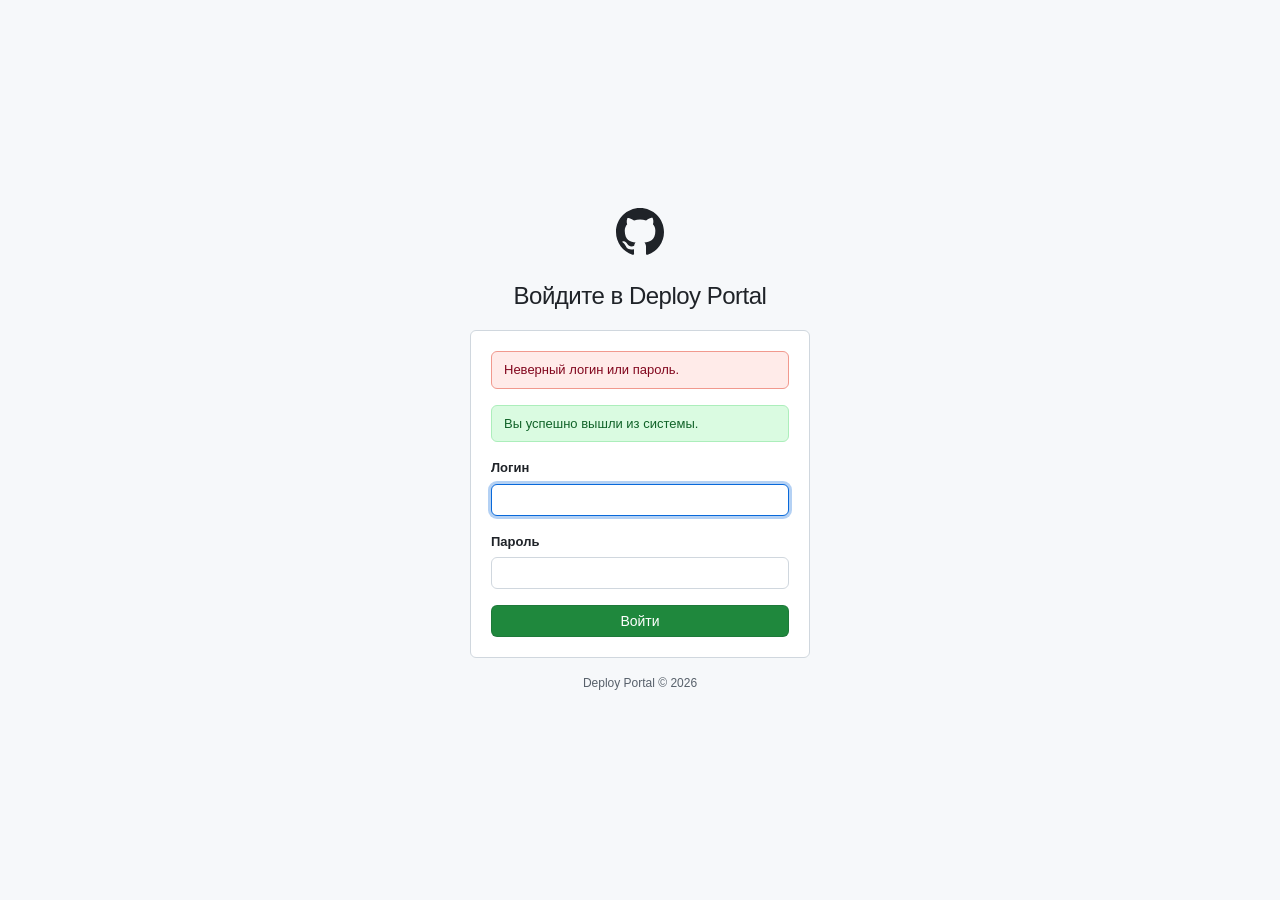
<file: deploy-portal/src/main/resources/templates/login.html>
<!DOCTYPE html>
<html xmlns:th="http://www.thymeleaf.org" lang="ru">
<head>
    <meta charset="UTF-8">
    <title>Sign in · Deploy Portal</title>
    <style>
        *, *::before, *::after { box-sizing: border-box; margin: 0; padding: 0; }
        body {
            font-family: -apple-system, BlinkMacSystemFont, "Segoe UI", "Noto Sans", Helvetica, Arial, sans-serif;
            font-size: 14px;
            line-height: 1.5;
            color: #1f2328;
            background: #f6f8fa;
            min-height: 100vh;
            display: flex;
            flex-direction: column;
            align-items: center;
            justify-content: center;
            padding: 16px;
        }
        .logo { margin-bottom: 16px; }
        .logo svg { width: 48px; height: 48px; fill: #1f2328; }
        h1 { font-size: 24px; font-weight: 300; letter-spacing: -0.5px; margin-bottom: 16px; text-align: center; }
        .card {
            background: #ffffff;
            border: 1px solid #d0d7de;
            border-radius: 6px;
            padding: 20px;
            width: 100%;
            max-width: 340px;
        }
        .flash {
            padding: 8px 12px;
            border-radius: 6px;
            font-size: 13px;
            margin-bottom: 16px;
        }
        .flash-error { background: #ffebe9; border: 1px solid #f1998e; color: #82071e; }
        .flash-success { background: #dafbe1; border: 1px solid #aceebb; color: #116329; }
        .form-group { margin-bottom: 16px; }
        label { display: block; font-weight: 600; font-size: 13px; margin-bottom: 6px; }
        input[type=text], input[type=password] {
            display: block;
            width: 100%;
            padding: 5px 12px;
            font-size: 14px;
            line-height: 20px;
            color: #1f2328;
            background: #ffffff;
            border: 1px solid #d0d7de;
            border-radius: 6px;
            outline: none;
            transition: border-color .15s, box-shadow .15s;
            height: 32px;
        }
        input:focus {
            border-color: #0969da;
            box-shadow: 0 0 0 3px rgba(9,105,218,.3);
        }
        .btn {
            display: block;
            width: 100%;
            padding: 5px 16px;
            font-size: 14px;
            font-weight: 500;
            line-height: 20px;
            text-align: center;
            white-space: nowrap;
            cursor: pointer;
            border: 1px solid rgba(31,35,40,.15);
            border-radius: 6px;
            color: #ffffff;
            background: #1f883d;
            transition: background .2s;
            height: 32px;
        }
        .btn:hover { background: #1a7f37; }
        .footer { margin-top: 16px; text-align: center; font-size: 12px; color: #57606a; }
    </style>
</head>
<body>
    <div class="logo">
        <svg viewBox="0 0 16 16" xmlns="http://www.w3.org/2000/svg">
            <path d="M8 0C3.58 0 0 3.58 0 8c0 3.54 2.29 6.53 5.47 7.59.4.07.55-.17.55-.38
                     0-.19-.01-.82-.01-1.49-2.01.37-2.53-.49-2.69-.94-.09-.23-.48-.94-.82-1.13
                     -.28-.15-.68-.52-.01-.53.63-.01 1.08.58 1.23.82.72 1.21 1.87.87 2.33.66
                     .07-.52.28-.87.51-1.07-1.78-.2-3.64-.89-3.64-3.95 0-.87.31-1.59.82-2.15
                     -.08-.2-.36-1.02.08-2.12 0 0 .67-.21 2.2.82.64-.18 1.32-.27 2-.27
                     .68 0 1.36.09 2 .27 1.53-1.04 2.2-.82 2.2-.82.44 1.1.16 1.92.08 2.12
                     .51.56.82 1.27.82 2.15 0 3.07-1.87 3.75-3.65 3.95.29.25.54.73.54 1.48
                     0 1.07-.01 1.93-.01 2.2 0 .21.15.46.55.38A8.013 8.013 0 0016 8c0-4.42-3.58-8-8-8z"/>
        </svg>
    </div>

    <h1>Войдите в Deploy Portal</h1>

    <div class="card">
        <div th:if="${param.error}" class="flash flash-error">
            Неверный логин или пароль.
        </div>
        <div th:if="${param.logout}" class="flash flash-success">
            Вы успешно вышли из системы.
        </div>

        <form method="post" action="/login">
            <input type="hidden" th:name="${_csrf.parameterName}" th:value="${_csrf.token}"/>
            <div class="form-group">
                <label for="username">Логин</label>
                <input type="text" id="username" name="username" autocomplete="username" autofocus/>
            </div>
            <div class="form-group">
                <label for="password">Пароль</label>
                <input type="password" id="password" name="password" autocomplete="current-password"/>
            </div>
            <button type="submit" class="btn">Войти</button>
        </form>
    </div>

    <div class="footer">Deploy Portal &copy; 2026</div>
</body>
</html>
</file>
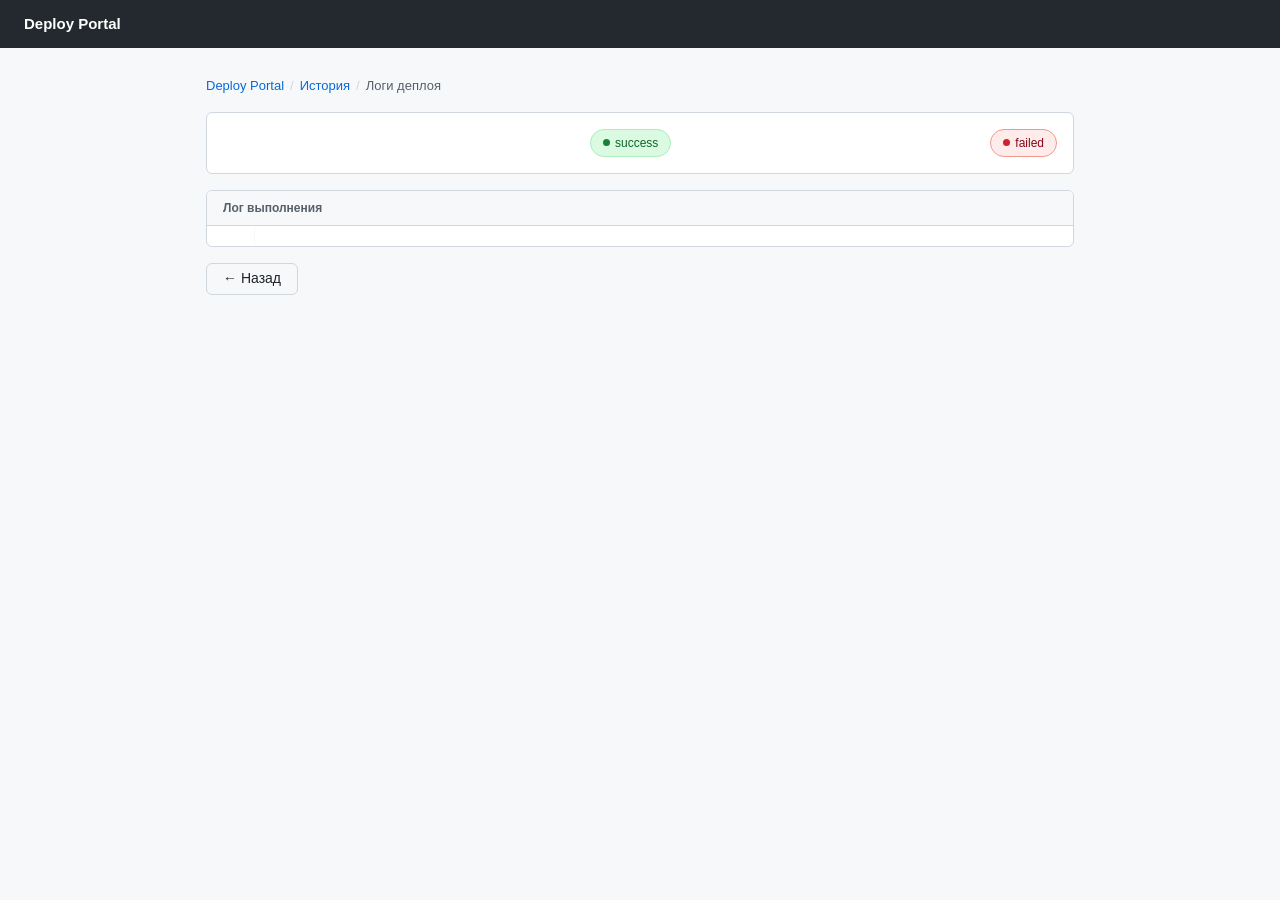
<file: deploy-portal/src/main/resources/templates/logs.html>
<!DOCTYPE html>
<html xmlns:th="http://www.thymeleaf.org" lang="ru">
<head>
    <meta charset="UTF-8">
    <title>Deploy Portal — логи</title>
    <style>
        *, *::before, *::after { box-sizing: border-box; margin: 0; padding: 0; }
        body {
            font-family: -apple-system, BlinkMacSystemFont, "Segoe UI", "Noto Sans", Helvetica, Arial, sans-serif;
            font-size: 14px;
            line-height: 1.5;
            color: #1f2328;
            background: #f6f8fa;
        }
        .gh-header {
            background: #24292f;
            padding: 0 24px;
            height: 48px;
            display: flex;
            align-items: center;
        }
        .gh-header .brand { color: #ffffff; font-weight: 600; font-size: 15px; }
        .gh-header .brand span { color: #8b949e; font-weight: 400; margin-left: 8px; font-size: 13px; }

        .container { max-width: 900px; margin: 0 auto; padding: 28px 16px; }

        /* Breadcrumb */
        .breadcrumb {
            display: flex;
            align-items: center;
            gap: 6px;
            font-size: 13px;
            color: #57606a;
            margin-bottom: 16px;
        }
        .breadcrumb a { color: #0969da; text-decoration: none; }
        .breadcrumb a:hover { text-decoration: underline; }
        .breadcrumb .sep { color: #d0d7de; }

        /* Meta card */
        .meta-card {
            background: #ffffff;
            border: 1px solid #d0d7de;
            border-radius: 6px;
            padding: 16px;
            margin-bottom: 16px;
            display: flex;
            align-items: center;
            justify-content: space-between;
            flex-wrap: wrap;
            gap: 12px;
        }
        .meta-left { display: flex; flex-direction: column; gap: 4px; }
        .meta-filename { font-weight: 600; font-size: 15px; color: #1f2328; }
        .meta-details { font-size: 12px; color: #57606a; }
        .meta-details span { margin-right: 16px; }
        .meta-details code {
            font-family: ui-monospace, SFMono-Regular, "SF Mono", Menlo, monospace;
            font-size: 11px;
            background: #f6f8fa;
            border: 1px solid #d0d7de;
            border-radius: 4px;
            padding: 1px 5px;
        }
        .badge {
            display: inline-flex;
            align-items: center;
            gap: 5px;
            font-size: 12px;
            font-weight: 500;
            border-radius: 20px;
            padding: 4px 12px;
        }
        .badge-success { background: #dafbe1; color: #116329; border: 1px solid #aceebb; }
        .badge-error   { background: #ffebe9; color: #82071e; border: 1px solid #f1998e; }
        .badge-dot { width: 7px; height: 7px; border-radius: 50%; }
        .badge-success .badge-dot { background: #1a7f37; }
        .badge-error   .badge-dot { background: #cf222e; }

        /* Log card */
        .log-card {
            background: #ffffff;
            border: 1px solid #d0d7de;
            border-radius: 6px;
            overflow: hidden;
            margin-bottom: 16px;
        }
        .log-card-header {
            background: #f6f8fa;
            border-bottom: 1px solid #d0d7de;
            padding: 8px 16px;
            font-size: 12px;
            font-weight: 600;
            color: #57606a;
            display: flex;
            align-items: center;
            justify-content: space-between;
        }
        .log-lines-count { font-weight: 400; }

        .log-body {
            font-family: ui-monospace, SFMono-Regular, "SF Mono", Menlo, monospace;
            font-size: 12px;
            line-height: 20px;
            overflow-x: auto;
        }
        .log-line {
            display: flex;
            min-height: 20px;
        }
        .log-line:hover { background: #f6f8fa; }
        .log-line .ln {
            min-width: 48px;
            padding: 0 12px;
            color: #8c959f;
            text-align: right;
            user-select: none;
            border-right: 1px solid #f6f8fa;
            flex-shrink: 0;
        }
        .log-line .txt {
            padding: 0 16px;
            color: #1f2328;
            white-space: pre;
            flex: 1;
        }
        .log-line.ok  { background: #f0fff4; }
        .log-line.ok .txt  { color: #116329; }
        .log-line.err { background: #fff5f5; }
        .log-line.err .txt { color: #cf222e; }
        .log-line.ok .ln, .log-line.err .ln { border-right-color: rgba(0,0,0,.06); }

        /* Back button */
        .btn-back {
            display: inline-flex;
            align-items: center;
            gap: 6px;
            padding: 5px 16px;
            height: 32px;
            font-size: 14px;
            font-weight: 500;
            cursor: pointer;
            border: 1px solid #d0d7de;
            border-radius: 6px;
            color: #1f2328;
            background: #f6f8fa;
            text-decoration: none;
            transition: background .15s;
        }
        .btn-back:hover { background: #f3f4f6; border-color: #afb8c1; }
    </style>
</head>
<body>
<header class="gh-header">
    <span class="brand">Deploy Portal <span th:text="${serviceName}"></span></span>
</header>

<div class="container">

    <div class="breadcrumb">
        <a href="/">Deploy Portal</a>
        <span class="sep">/</span>
        <a href="/#history" onclick="sessionStorage.setItem('openTab','history')">История</a>
        <span class="sep">/</span>
        <span>Логи деплоя</span>
    </div>

    <div class="meta-card">
        <div class="meta-left">
            <div class="meta-filename" th:text="${record.filename}"></div>
            <div class="meta-details">
                <span th:text="${#temporals.format(record.time, 'dd.MM.yyyy HH:mm:ss')}"></span>
                <span th:text="${record.sizeMb}"></span>
                <span th:text="${record.durationSeconds} + 'с'"></span>
            </div>
        </div>
        <span th:if="${record.status.name() == 'SUCCESS'}" class="badge badge-success">
            <span class="badge-dot"></span> success
        </span>
        <span th:if="${record.status.name() == 'FAILED'}" class="badge badge-error">
            <span class="badge-dot"></span> failed
        </span>
    </div>

    <div class="log-card">
        <div class="log-card-header">
            <span>Лог выполнения</span>
            <span class="log-lines-count" th:text="${record.logs.size()} + ' строк'"></span>
        </div>
        <div class="log-body">
            <div th:each="line, s : ${record.logs}"
                 th:classappend="${line.contains('✓') ? 'ok' : (line.startsWith('ОШИБКА') ? 'err' : '')}"
                 class="log-line">
                <span class="ln" th:text="${s.index + 1}"></span>
                <span class="txt" th:text="${line}"></span>
            </div>
        </div>
    </div>

    <a href="/" class="btn-back">← Назад</a>

</div>

<script>
    // Restore history tab if came from there
    if (sessionStorage.getItem('openTab') === 'history') {
        sessionStorage.removeItem('openTab');
    }
</script>
</body>
</html>
</file>
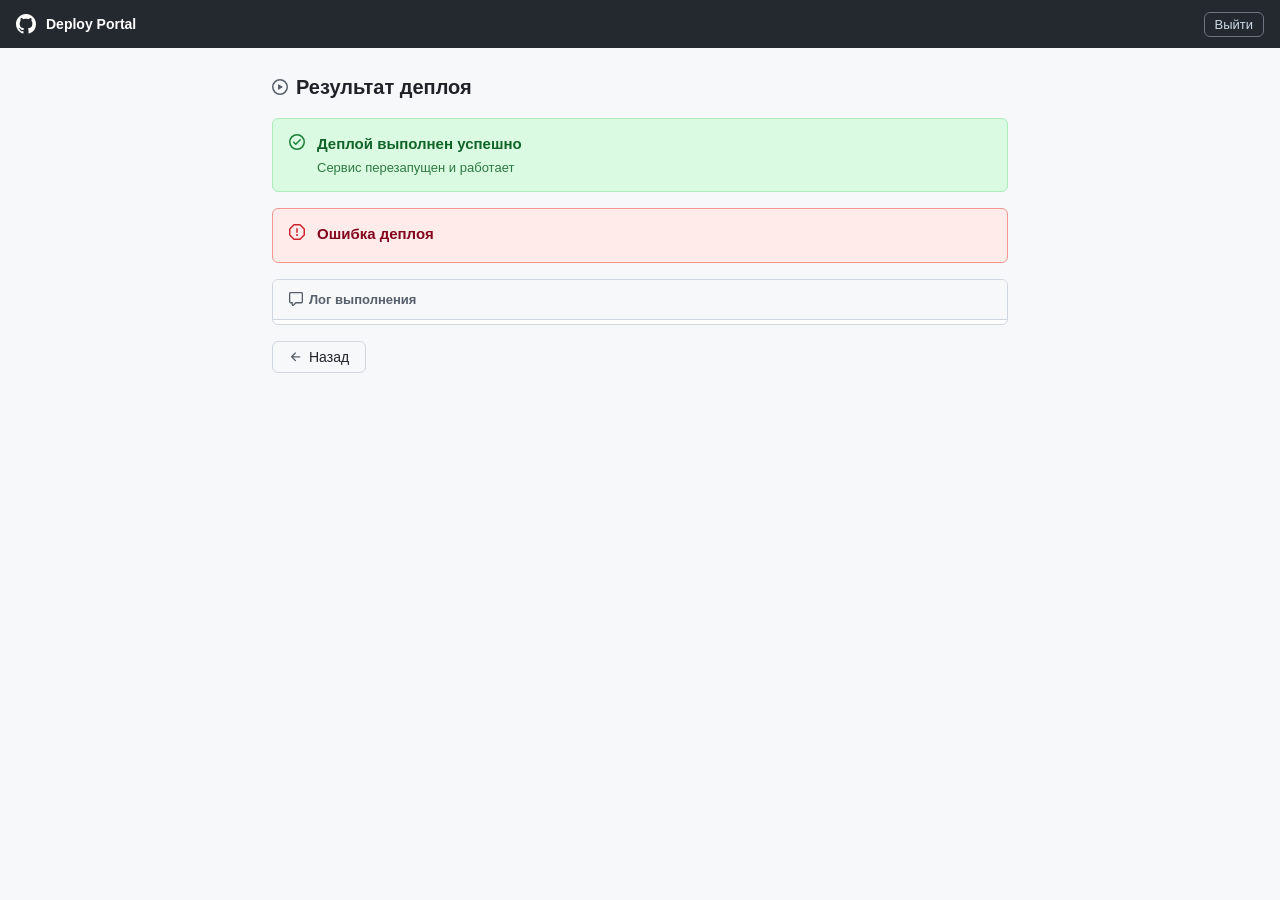
<file: deploy-portal/src/main/resources/templates/result.html>
<!DOCTYPE html>
<html xmlns:th="http://www.thymeleaf.org" lang="ru">
<head>
    <meta charset="UTF-8">
    <title>Deploy Portal — результат</title>
    <style>
        *, *::before, *::after { box-sizing: border-box; margin: 0; padding: 0; }
        body {
            font-family: -apple-system, BlinkMacSystemFont, "Segoe UI", "Noto Sans", Helvetica, Arial, sans-serif;
            font-size: 14px;
            line-height: 1.5;
            color: #1f2328;
            background: #f6f8fa;
        }
        .gh-header {
            background: #24292f;
            padding: 0 16px;
            height: 48px;
            display: flex;
            align-items: center;
            justify-content: space-between;
        }
        .gh-header .brand {
            display: flex;
            align-items: center;
            gap: 10px;
            color: #ffffff;
            font-weight: 600;
            font-size: 14px;
            text-decoration: none;
        }
        .gh-header .brand svg { fill: #ffffff; width: 20px; height: 20px; }
        .gh-header .nav form button {
            background: none;
            border: 1px solid #6e7681;
            border-radius: 6px;
            color: #cdd9e5;
            font-size: 13px;
            padding: 4px 10px;
            cursor: pointer;
        }
        .gh-header .nav form button:hover { background: rgba(255,255,255,.1); border-color: #cdd9e5; }

        .container { max-width: 768px; margin: 0 auto; padding: 24px 16px; }

        .breadcrumb {
            font-size: 20px;
            font-weight: 600;
            margin-bottom: 16px;
            display: flex;
            align-items: center;
            gap: 8px;
        }
        .breadcrumb svg { fill: #57606a; width: 16px; height: 16px; }

        /* Status banner */
        .banner {
            display: flex;
            align-items: flex-start;
            gap: 12px;
            border-radius: 6px;
            padding: 14px 16px;
            margin-bottom: 16px;
            font-size: 14px;
        }
        .banner-success { background: #dafbe1; border: 1px solid #aceebb; color: #116329; }
        .banner-error   { background: #ffebe9; border: 1px solid #f1998e; color: #82071e; }
        .banner svg { flex-shrink: 0; margin-top: 1px; }
        .banner-success svg { fill: #1a7f37; }
        .banner-error svg   { fill: #cf222e; }
        .banner-title { font-weight: 600; font-size: 15px; }
        .banner-sub   { font-size: 13px; margin-top: 2px; opacity: .85; }

        /* Log card */
        .card { background: #ffffff; border: 1px solid #d0d7de; border-radius: 6px; margin-bottom: 16px; }
        .card-header {
            padding: 10px 16px;
            border-bottom: 1px solid #d0d7de;
            background: #f6f8fa;
            border-radius: 6px 6px 0 0;
            font-weight: 600;
            font-size: 13px;
            color: #57606a;
            display: flex;
            align-items: center;
            gap: 6px;
        }
        .card-header svg { fill: #57606a; }
        .log {
            font-family: ui-monospace, SFMono-Regular, "SF Mono", Menlo, "Courier New", monospace;
            font-size: 12px;
            line-height: 20px;
            color: #1f2328;
            padding: 0;
            overflow-x: auto;
        }
        .log-line {
            display: flex;
            padding: 2px 16px;
            border-bottom: 1px solid #f6f8fa;
        }
        .log-line:last-child { border-bottom: none; }
        .log-line .ln {
            color: #8c959f;
            min-width: 32px;
            user-select: none;
            margin-right: 16px;
            text-align: right;
        }
        .log-line .text { color: #1f2328; white-space: pre-wrap; word-break: break-all; }
        .log-line.ok .text   { color: #1a7f37; }
        .log-line.err .text  { color: #cf222e; }

        /* Back button */
        .btn {
            display: inline-flex;
            align-items: center;
            gap: 6px;
            padding: 5px 16px;
            font-size: 14px;
            font-weight: 500;
            line-height: 20px;
            cursor: pointer;
            border: 1px solid #d0d7de;
            border-radius: 6px;
            color: #1f2328;
            background: #f6f8fa;
            text-decoration: none;
            transition: background .15s;
        }
        .btn:hover { background: #f3f4f6; border-color: #afb8c1; }
        .btn svg { fill: #57606a; }
    </style>
</head>
<body>
<header class="gh-header">
    <a class="brand" href="/">
        <svg viewBox="0 0 16 16" xmlns="http://www.w3.org/2000/svg">
            <path d="M8 0C3.58 0 0 3.58 0 8c0 3.54 2.29 6.53 5.47 7.59.4.07.55-.17.55-.38
                     0-.19-.01-.82-.01-1.49-2.01.37-2.53-.49-2.69-.94-.09-.23-.48-.94-.82-1.13
                     -.28-.15-.68-.52-.01-.53.63-.01 1.08.58 1.23.82.72 1.21 1.87.87 2.33.66
                     .07-.52.28-.87.51-1.07-1.78-.2-3.64-.89-3.64-3.95 0-.87.31-1.59.82-2.15
                     -.08-.2-.36-1.02.08-2.12 0 0 .67-.21 2.2.82.64-.18 1.32-.27 2-.27
                     .68 0 1.36.09 2 .27 1.53-1.04 2.2-.82 2.2-.82.44 1.1.16 1.92.08 2.12
                     .51.56.82 1.27.82 2.15 0 3.07-1.87 3.75-3.65 3.95.29.25.54.73.54 1.48
                     0 1.07-.01 1.93-.01 2.2 0 .21.15.46.55.38A8.013 8.013 0 0016 8c0-4.42-3.58-8-8-8z"/>
        </svg>
        Deploy Portal
    </a>
    <nav class="nav">
        <form th:action="@{/logout}" method="post">
            <input type="hidden" th:name="${_csrf.parameterName}" th:value="${_csrf.token}"/>
            <button type="submit">Выйти</button>
        </form>
    </nav>
</header>

<div class="container">
    <div class="breadcrumb">
        <svg viewBox="0 0 16 16" xmlns="http://www.w3.org/2000/svg">
            <path d="M8 0a8 8 0 1 1 0 16A8 8 0 0 1 8 0ZM1.5 8a6.5 6.5 0 1 0 13 0 6.5 6.5 0 0 0-13 0Zm4.879-2.773 4.264 2.559a.25.25 0 0 1 0 .428l-4.264 2.559A.25.25 0 0 1 6 10.559V5.442a.25.25 0 0 1 .379-.215Z"/>
        </svg>
        Результат деплоя
    </div>

    <div th:if="${success}" class="banner banner-success">
        <svg viewBox="0 0 16 16" width="16" height="16" xmlns="http://www.w3.org/2000/svg">
            <path d="M8 0a8 8 0 1 1 0 16A8 8 0 0 1 8 0ZM1.5 8a6.5 6.5 0 1 0 13 0 6.5 6.5 0 0 0-13 0Zm10.28-1.72-4.5 4.5a.75.75 0 0 1-1.06 0l-2-2a.751.751 0 0 1 .018-1.042.751.751 0 0 1 1.042-.018l1.47 1.47 3.97-3.97a.751.751 0 0 1 1.042.018.751.751 0 0 1 .018 1.042Z"/>
        </svg>
        <div>
            <div class="banner-title">Деплой выполнен успешно</div>
            <div class="banner-sub">Сервис перезапущен и работает</div>
        </div>
    </div>

    <div th:if="${error}" class="banner banner-error">
        <svg viewBox="0 0 16 16" width="16" height="16" xmlns="http://www.w3.org/2000/svg">
            <path d="M4.47.22A.749.749 0 0 1 5 0h6c.199 0 .389.079.53.22l4.25 4.25c.141.14.22.331.22.53v6a.749.749 0 0 1-.22.53l-4.25 4.25A.749.749 0 0 1 11 16H5a.749.749 0 0 1-.53-.22L.22 11.53A.749.749 0 0 1 0 11V5c0-.199.079-.389.22-.53Zm.84 1.28L1.5 5.31v5.38l3.81 3.81h5.38l3.81-3.81V5.31L10.69 1.5ZM8 4a.75.75 0 0 1 .75.75v3.5a.75.75 0 0 1-1.5 0v-3.5A.75.75 0 0 1 8 4Zm0 8a1 1 0 1 1 0-2 1 1 0 0 1 0 2Z"/>
        </svg>
        <div>
            <div class="banner-title">Ошибка деплоя</div>
            <div class="banner-sub" th:text="${error}"></div>
        </div>
    </div>

    <div th:if="${logs}" class="card">
        <div class="card-header">
            <svg viewBox="0 0 16 16" width="14" height="14" xmlns="http://www.w3.org/2000/svg">
                <path d="M0 1.75C0 .784.784 0 1.75 0h12.5C15.216 0 16 .784 16 1.75v9.5A1.75 1.75 0 0 1 14.25 13H8.06l-2.573 2.573A1.458 1.458 0 0 1 3 14.543V13H1.75A1.75 1.75 0 0 1 0 11.25Zm1.75-.25a.25.25 0 0 0-.25.25v9.5c0 .138.112.25.25.25h2a.75.75 0 0 1 .75.75v2.19l2.72-2.72a.749.749 0 0 1 .53-.22h6.5a.25.25 0 0 0 .25-.25v-9.5a.25.25 0 0 0-.25-.25Z"/>
            </svg>
            Лог выполнения
        </div>
        <div class="log">
            <div th:each="line, stat : ${logs}"
                 th:classappend="${line.contains('✓') or line.contains('Готово') ? 'ok' : (line.contains('Ошибка') or line.contains('завершилась с кодом') ? 'err' : '')}"
                 class="log-line">
                <span class="ln" th:text="${stat.index + 1}"></span>
                <span class="text" th:text="${line}"></span>
            </div>
        </div>
    </div>

    <a href="/" class="btn">
        <svg viewBox="0 0 16 16" width="14" height="14" xmlns="http://www.w3.org/2000/svg">
            <path d="M7.78 12.53a.75.75 0 0 1-1.06 0L2.47 8.28a.75.75 0 0 1 0-1.06l4.25-4.25a.751.751 0 0 1 1.042.018.751.751 0 0 1 .018 1.042L4.81 7h7.44a.75.75 0 0 1 0 1.5H4.81l2.97 2.97a.75.75 0 0 1 0 1.06Z"/>
        </svg>
        Назад
    </a>
</div>
</body>
</html>
</file>
